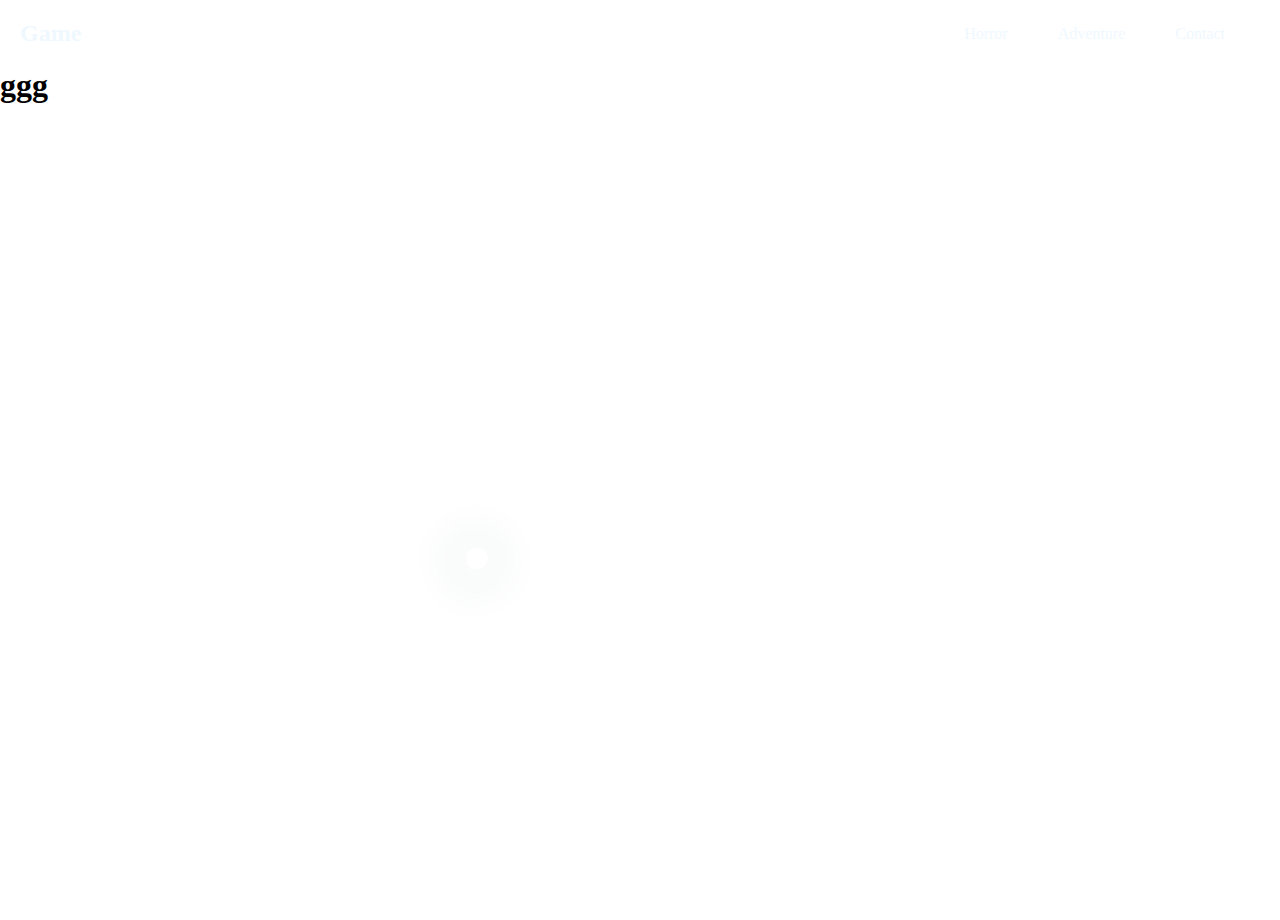
<file: index.html>
<!DOCTYPE html>
<html>

<head>
    <title>Home</title>
    <link rel="stylesheet" href="style.css">
</head>

<body>

    <div id="navbar-placeholder"></div>

    <script>    
        fetch('navbar.html')
            .then(response => response.text())
            .then(data => {
                console.log("12345");
                document.getElementById("navbar-placeholder").innerHTML = data;
                
            })
            .catch(error => console.error('Error fetching navbar:', error));
    </script>
<h1>ggg</h1>
</body>

</html>
</file>
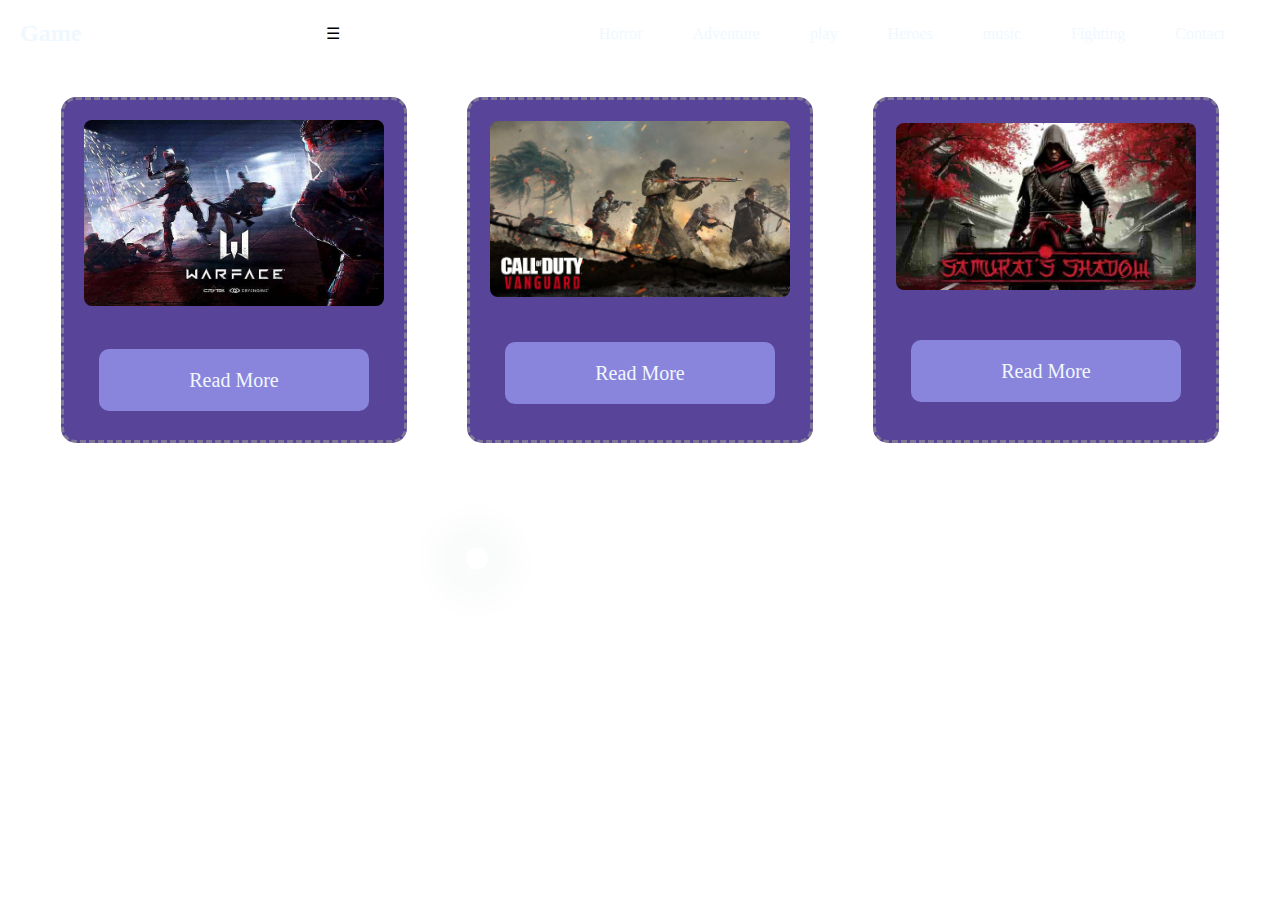
<file: Adventure/fighting.html>
<!DOCTYPE html>
<html>

<head>
    <title>Fighting</title>
    <meta name="viewport" content="width=device-width,initial-scale=1.0">

    <link rel="stylesheet" href="fi.css">
    <link rel="stylesheet" href="../style.css">
</head>

<body>

    <div id="navbar-placeholder"></div>

    <script type="module" src="../load-navbar.js">

    </script>


    <div class="bn">


        <div class="container">

            <div class="voide">
                <img src="game2.jpg" class="imgfi"> 

            </div>

            <div class="inf">

                <a href="https://store.steampowered.com/agecheck/app/291480/" class="a">Read More</a>


            </div>

        </div>



        <div class="container2">


            <div class="voide">
                <img src="game3.jpg" class="imgfi"> 

            </div>

            <div class="inf">

                <a href="https://www.callofduty.com/ar" class="a">Read More</a>

            </div>







        </div>




        <div class="container3">



            <div class="voide">
               <img src="game1.jpg" class="imgfi"> 

            </div>

            <div class="inf">

                <a href="https://store.steampowered.com/app/1342260/SAMURAI_SHODOWN/" class="a">Read More</a>

            </div>

        </div>


    </div>

</body>

</html>
</file>
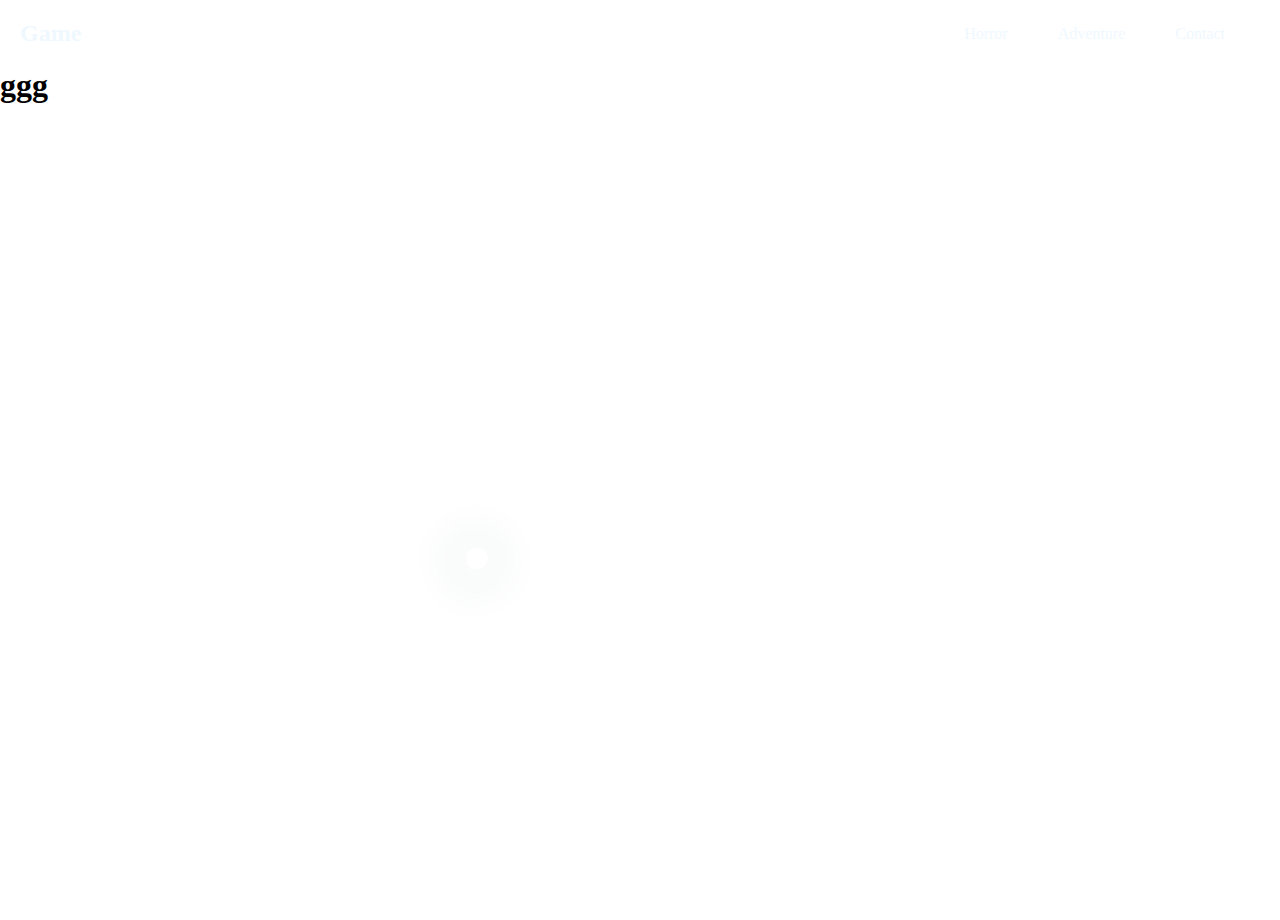
<file: Adventure/gamesadventure.html>
<!DOCTYPE html>
<html>

<head>
    <title>Adventure</title>
    <link rel="stylesheet" href="a1.css">
</head>

<body>

    <div id="navbar-placeholder"></div>

    <script>
        fetch('../navbar.html')
            .then(response => response.text())
            .then(data => {
                document.getElementById("navbar-placeholder").innerHTML = data;
            })
            .catch(error => console.error('Error fetching navbar:', error));
    </script>
<h1>ggg</h1>
</body>

</html>
</file>
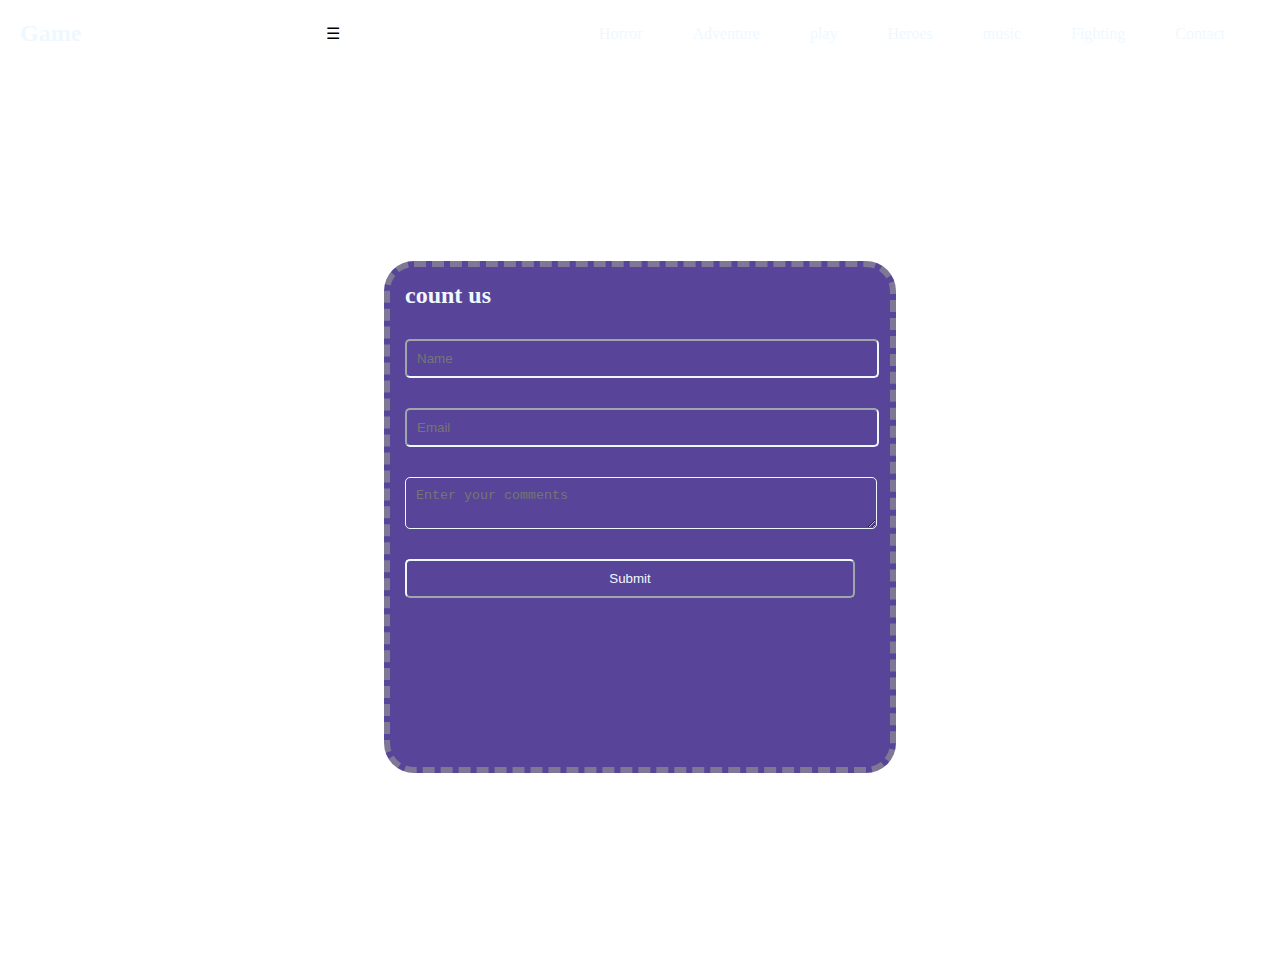
<file: contact/contact1.html>
<!DOCTYPE html>
<html>

<head>
    <title>Contact</title>
    <meta name="viewport" content="width=device-width,initial-scale=1.0">

    <link rel="stylesheet" href="c1.css">
    <link rel="stylesheet" href="../style.css">
</head>

<body>

    <div id="navbar-placeholder"></div>


    <script type="module" src="../load-navbar.js">


    </script>

    <div class="container">

        <div class="contact22">

        
            <div id="right">
                <form class="form">
                    <h2>count us</h2>
                    <input type="text" name="name" placeholder="Name">
                    <input type="email " name="email" placeholder="Email">
                    <textarea name="comment " placeholder="Enter your comments"></textarea>
                    <input type="submit" >
                </form>
            </div>


        </div>
    </div>


</body>

</html>
</file>
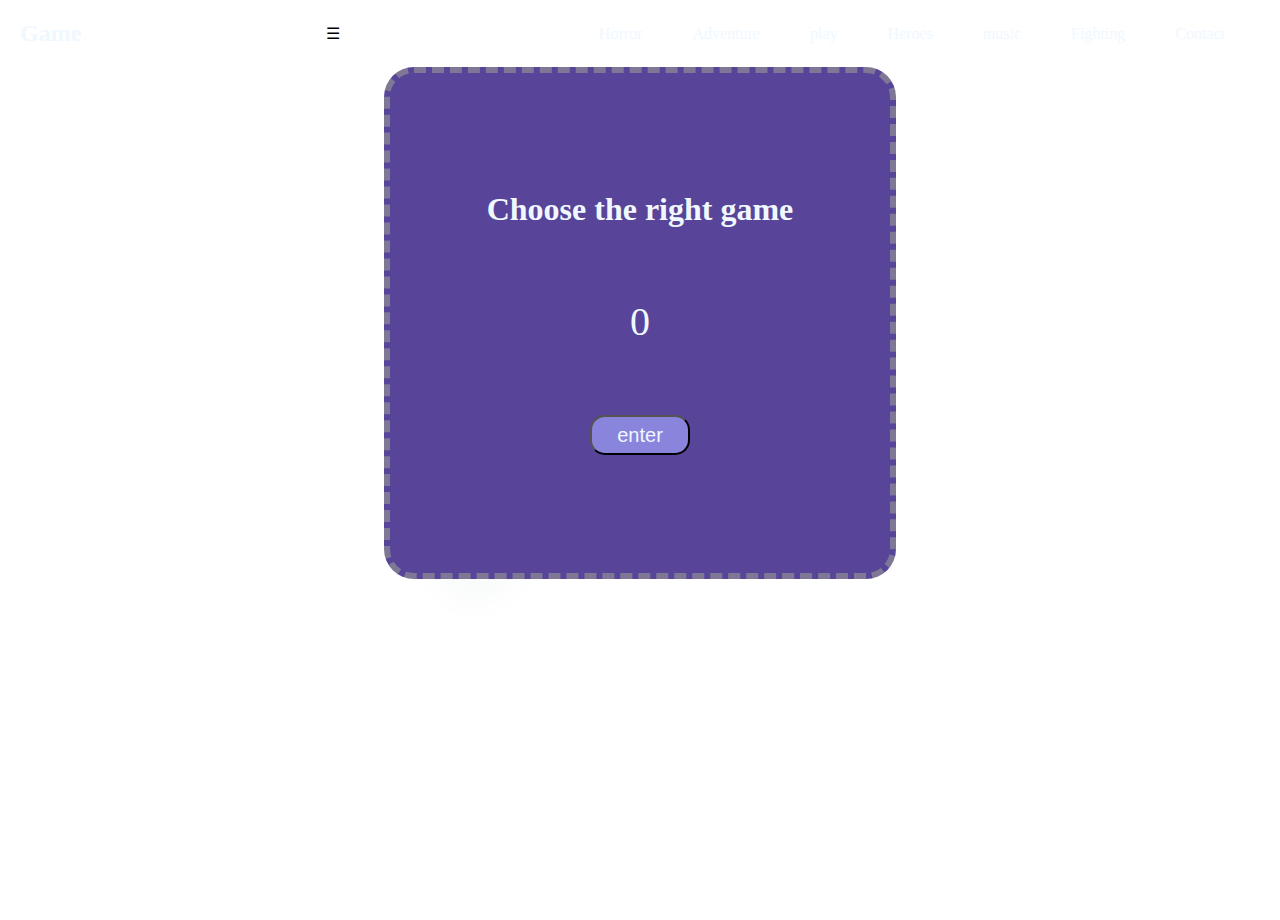
<file: contact/play.html>
<!DOCTYPE html>
<html>

<head>
    <title>play</title>
    <meta name="viewport" content="with=device-width,initial-scale=1.0">

    <link rel="stylesheet" href="c1.css">
    <link rel="stylesheet" href="../style.css">
</head>

<body >

     <div id="navbar-placeholder"></div>

  

  


<div class="play">

    <h1>
        Choose the right game
    </h1>
    <span id="game">0</span>
    <button id="chooes">enter</button>

</div>


<script type="module" src="../load-navbar.js"></script>

  <script >

    
     let  game=document.getElementById("game");
     let  bouut=document.getElementById("chooes");

     let gamelist=[

       "lama",
       "safa",
       "alotaibi"

     ]

    let randomgame = () => {

        let randomgamer=Math.floor(Math.random()*gamelist.length);
        game.textContent = gamelist[randomgamer];

        // console.log(randomgamer[randomgame])
    }

    bouut.addEventListener('click',randomgame)


     

    </script>

</body>

</html>
</file>
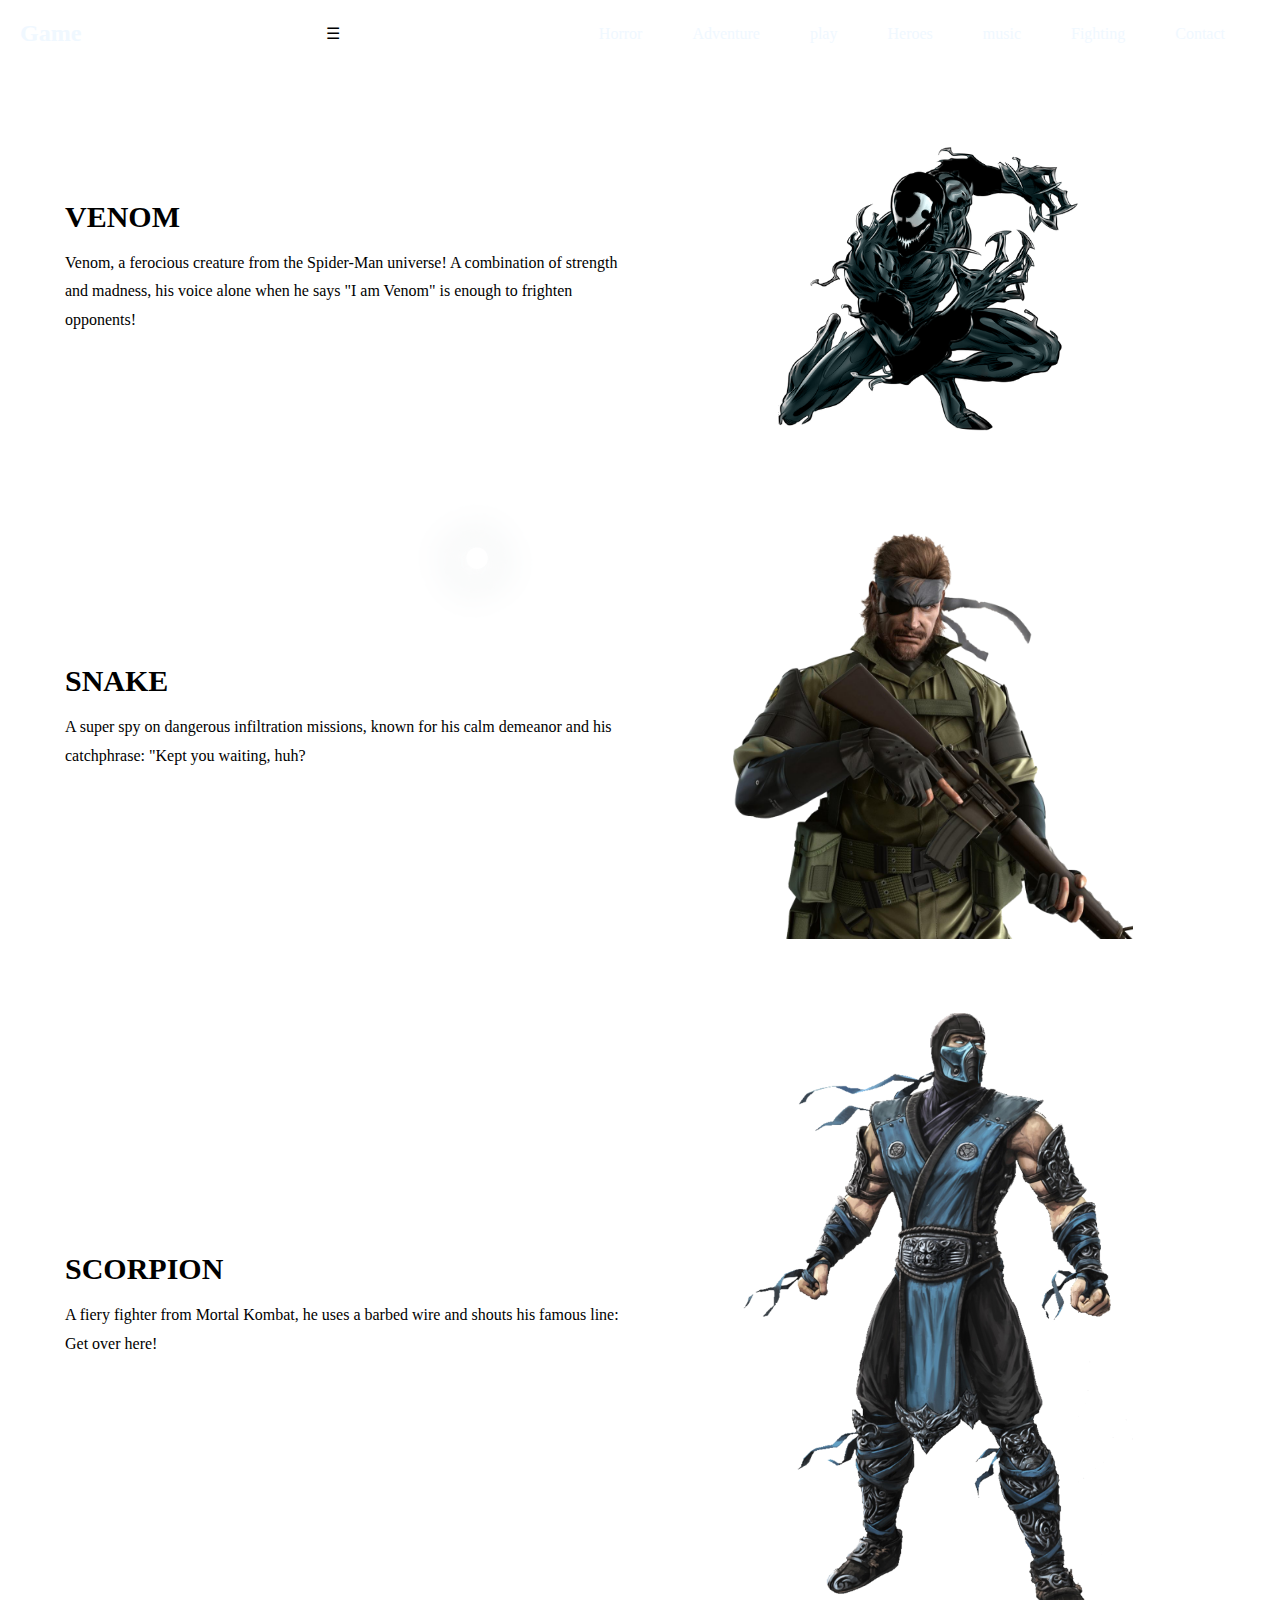
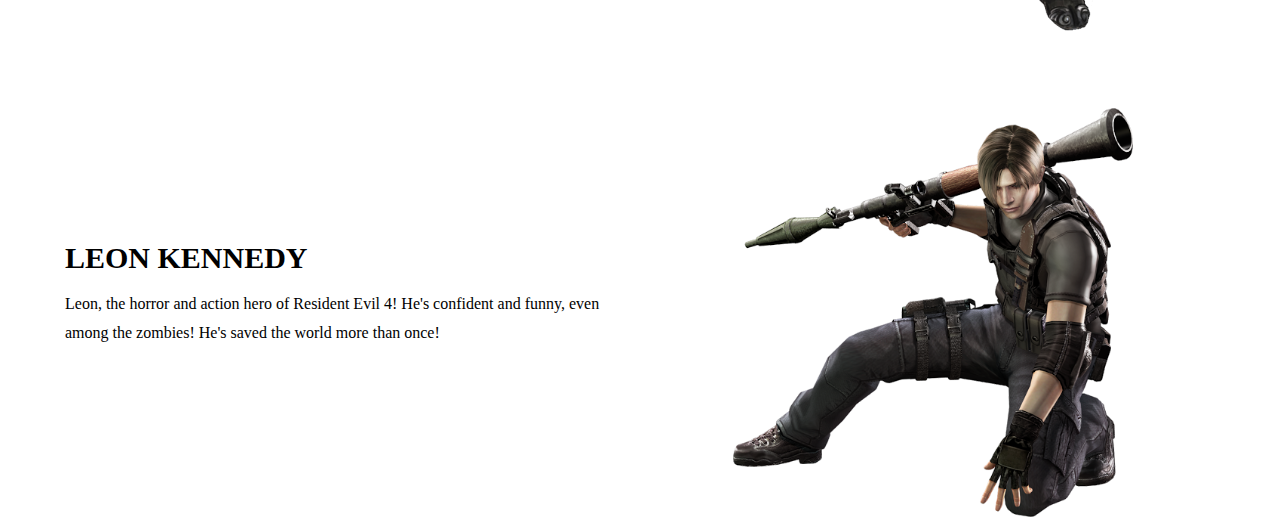
<file: Heroes/heroesgame.html>
<!DOCTYPE html>
<html>

<head>
    <title>Horror</title>
    <meta name="viewport" content="width=device-width,initial-scale=1.0">

    <link rel="stylesheet" href="ch.css">
    <link rel="stylesheet" href="../style.css">
</head>

<body>



    <div id="navbar-placeholder"></div>

    <script type="module" src="../load-navbar.js">


    </script>



    <div class="container">

        <div class="heroesname">

            <h1>
                VENOM
            </h1>

            <p>
                Venom, a ferocious creature from the Spider-Man universe! A combination of strength and madness, his
                voice alone when he says "I am Venom" is enough to frighten opponents!

            </p>
        </div>




        <div class="heroesch">

            <img src="venom.png" class="img">
            <audio class="voies" src="venomvoies.mp3"></audio>


        </div>







    </div>



    <div class="container">

        <div class="heroesname">

            <h1>
                SNAKE
            </h1>

            <p>
                A super spy on dangerous infiltration missions, known for his calm demeanor and his catchphrase: "Kept
                you waiting, huh?
            </p>
        </div>




        <div class="heroesch">

            <img src="snake.png" class="img">
            <audio class="voies" src="snakevoies.mp3"></audio>


        </div>







    </div>



    <div class="container">

        <div class="heroesname">

            <h1>
                SCORPION
            </h1>

            <p>
                A fiery fighter from Mortal Kombat, he uses a barbed wire and shouts his famous line: Get over here!
            </p>
        </div>




        <div class="heroesch">

            <img src="scorpion.png" class="img">
            <audio class="voies" src="scorpionvoies.mp3"></audio>


        </div>







    </div>



    <div class="container">

        <div class="heroesname">

            <h1>
                LEON KENNEDY
            </h1>

            <p>
                Leon, the horror and action hero of Resident Evil 4! He's confident and funny, even among the zombies!
                He's saved the world more than once!

            </p>
        </div>




        <div class="heroesch">

            <img src="leon.png" class="img">
            <audio class="voies" src="leonvoies.mp3"></audio>


        </div>







    </div>


    <script>

        document.querySelectorAll(".img").forEach((img, index) => {
            img.addEventListener("click", () => {
                const audios = document.querySelectorAll(".voies");
                audios[index].play();

            });
        });



    </script>

</body>

</html>
</file>
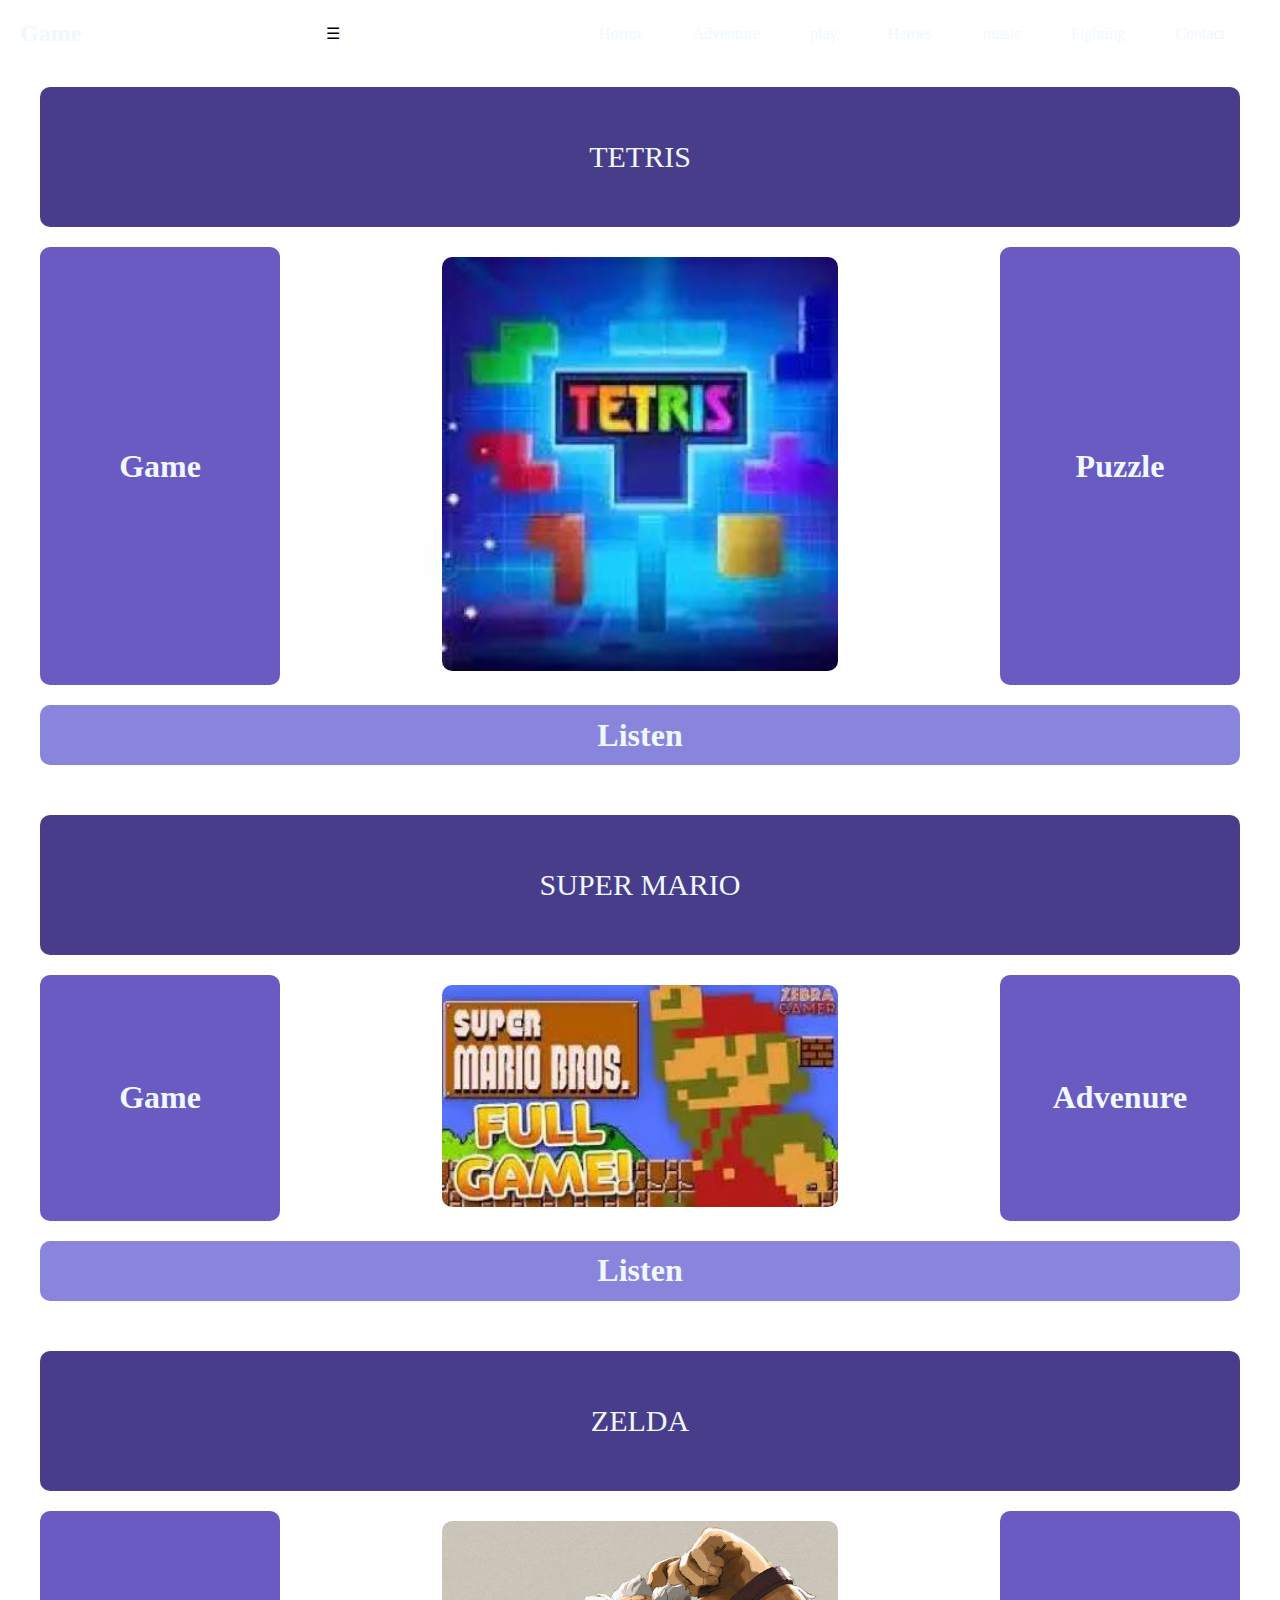
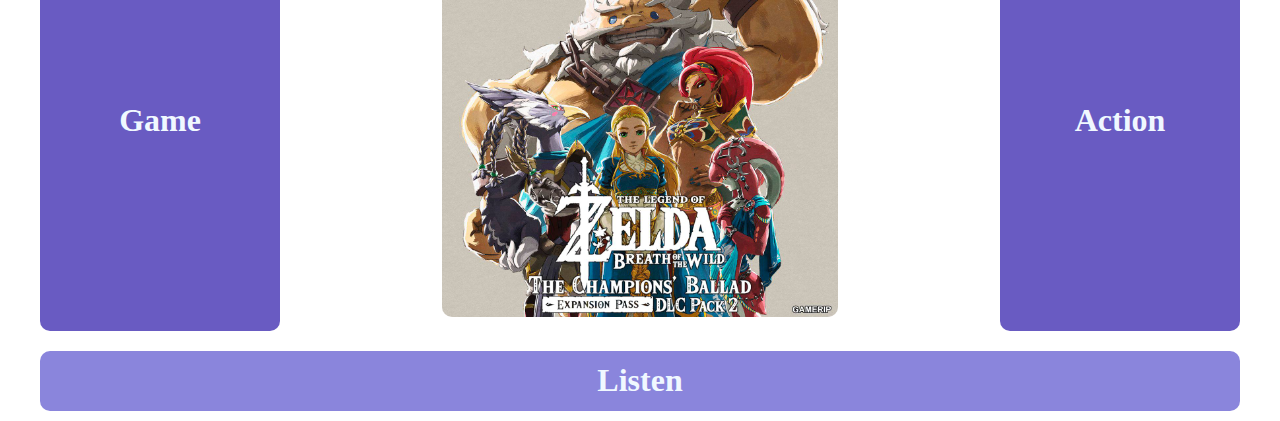
<file: Heroes/music.html>
<!DOCTYPE html>
<html>

<head>
    <title>Horror</title>
    <meta name="viewport" content="width=device-width,initial-scale=1.0">

    <link rel="stylesheet" href="mu.css">
    <link rel="stylesheet" href="../style.css">
</head>

<body>



    <div id="navbar-placeholder"></div>

    <script type="module" src="../load-navbar.js">


    </script>




    <div class="warpp">
        <header class="header">TETRIS</header>
        <article class="main">
            <img src="Tetrisimg.jpg">
        </article>

        <aside class="aside1">

            <h1>Game</h1>

        </aside>

        <aside class="aside2">

            <h1>Puzzle</h1>

        </aside>

        <footer class="footer">

         <h1 class="Listen">  Listen</h1>
         <audio class="voies" src="Tetris.mp3"></audio>
        </footer>

    </div>

    <div class="warpp">
        <header class="header">SUPER MARIO</header>
        <article class="main">
            <img src="supcr.jpg">
        </article>

        <aside class="aside1">

            <h1>Game</h1>

        </aside>

        <aside class="aside2">

            <h1>Advenure</h1>

        </aside>

        <footer class="footer">

         <h1 class="Listen">  Listen</h1>
         <audio class="voies" src="supcrvoies.mp3"></audio>
        </footer>

    </div>


     <div class="warpp">
        <header class="header">ZELDA</header>
        <article class="main">
            <img src="zelda.jpg">
        </article>

        <aside class="aside1">

            <h1>Game</h1>

        </aside>

        <aside class="aside2">

            <h1>Action</h1>

        </aside>

        <footer class="footer">

         <h1 class="Listen">  Listen</h1>
         <audio class="voies" src="zeldavoies.mp3"></audio>
        </footer>

    </div>







    <script>

        let Listen=document.querySelectorAll(".Listen");
      

        Listen.forEach((bth, index) => {
            bth.addEventListener("click", () => {
                let audios = document.querySelectorAll(".voies");
                let audio=  audios[index];

                if(audio.paused){
                    audio.play();
                }
                else{
                    audio.pause();
                }

            });
        });



    </script>





</body>

</html>
</file>
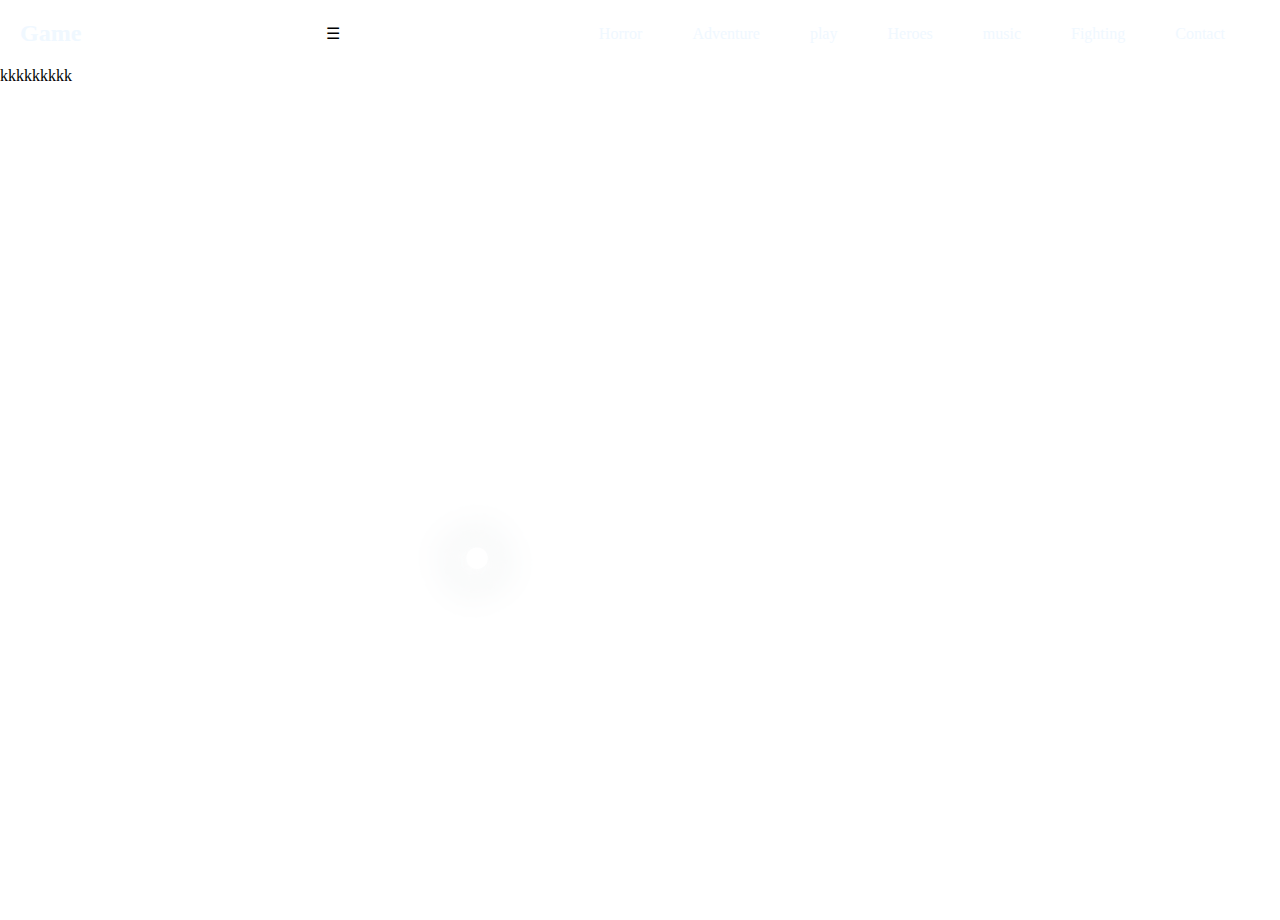
<file: Horror/gameshorror.html>
<!DOCTYPE html>
<html>

<head>
    <title>Horror</title>
    <link rel="stylesheet" href="h1.css">
    <link rel="stylesheet" href="../style.css">
</head>

<body>


    <div id="navbar-placeholder"></div>

    <script type="module" src="../load-navbar.js">    
      

    </script>
<p>kkkkkkkkk</p>
</body>

</html>
</file>
<file: style.css>
*{

    margin: 0;
    padding: 0;


}

body{

background: linear-gradient(#0d0d0d,#584599);

height: 100vh;
font-family: 'Lucida Sans', 'Lucida Sans Regular', 'Lucida Grande', 'Lucida Sans Unicode', Geneva, Verdana, sans-serif;
background-image:url("stars.png") ;
background-repeat: repeat;
background-attachment:fixed;
font-family:  'Lucida Sans';
}

a{

 text-decoration: none;  
 color: aliceblue; 
}

header{

display: flex;
justify-content: space-between;
align-items: center;
margin: 20px;

}

header.heder{

font-size: 20px;

}

ul{

    display: flex;
    justify-content: center;
    list-style: none;
}

li{

    margin-right: 20px;
}
li a{

    padding: 15px;
    border-radius: 15px;
}
li a:hover{

    background: #8a85dc;
    color: #000;

}
</file>
<file: Adventure/fi.css>
video{

width: 100%;
max-width: 400px;
object-fit: cover;

border-radius: 18px;

}

.imgfi{
    width: 100%;
   max-width: 400px;
   border-radius: 8px;
}

.bn{
    display: flex;
  justify-content: center;
  align-items: center;
  flex-direction: row;
}



.container,.container2,.container3{


    
    display: flex;
    flex-wrap: wrap;
    align-items: center;
    justify-content: space-around;
    gap: 20px;
    line-height: 1.6;
    width: 300px;
    height: 300px;
    
   
   
    
    
}




.container, .container2,.container3 {
  /* border: 3px ; */
  border-radius: 15px;
  border-style: dashed;
  background-color:#584599 ;
  border-color: #7e7795 ;
  min-height: 200px;
 
  padding: 20px;
  margin: 30px;
  
}

.a{
    /* width: 60px;
    height: 50px; */
    background-color: #8a85dc;
    font-size: 20px;
    padding: 15px;
    border-radius: 10px;
     display: flex;
    justify-content: center;
    align-items: center;

}




@media{
.inf{

    margin: 15px;
    flex: 1 1 300px;
    box-sizing: border-box;
   
}



}

@media(max-width: 600px){
    .bn{
        flex-direction: column;
    }
}







/* ----------------------- */
</file>
<file: Adventure/a1.css>
video{

width: 100%;
max-width: 400px;
object-fit: cover;
vertical-align: middle;
border-radius: 18px;

}



.container{


    
    display: flex;
    flex-wrap: wrap;
    align-items: center;
    justify-content: space-around;
    gap: 20px;
    margin-bottom: 60px;
   
   
    
    
}


@media{
.inf{

    margin: 15px;
    flex: 1 1 300px;
    box-sizing: border-box;
   
}
}


.container2{
     display: flex;
    flex-wrap: wrap;
    align-items: center;
    justify-content: space-around;
    gap: 20px;
    margin-bottom: 60px;
    


}

.container3{

    
    display: flex;
    flex-wrap: wrap;
    align-items: center;
    justify-content: space-around;
    gap: 20px;
    margin-bottom: 60px;
    
}


.container, .container2,.container3 {
  border: 3px ;
  border-radius: 15px;
  border-style: dashed;
  background-color:#584599 ;
  border-color: #7e7795 ;
  min-height: 200px;
 
  padding: 20px;
  margin: 30px;
}

p{

    padding: 16px;
}
</file>
<file: contact/c1.css>
.container {

    display: flex;
    justify-content: center;
    align-items: center;
    margin: 20px;
    height: 100vh;

}


.contact22 {

    width: 500px;
    height: 500px;
    background: #584599;
    border-radius: 30px;
    border-style: dashed;
    border-width: 6px;
    border-color: #7e7795;





}

.contact22:hover {

    transform: scale(1.05);
}

.form {

    display: flex;
    flex-direction: column;
    justify-content: flex-start;
    align-items: flex-start;
    gap: 30px;
    padding: 15px;


}

input,
textarea {

    padding: 10px;
    width: 450px;
    background-color: transparent;
    color: aliceblue;
    border-radius: 5px;
    border-color: aliceblue;
}

h2 {
    color: aliceblue;



}


/* ------------------ */


/* .div{
  display: flex;
  justify-content: center; 
  align-items: center; 
  background-color: #584599;
  width: 500px;
  height: 500px;  
} */



.play {
    display: flex;
    flex-direction: column;
    justify-content: center;
    align-items: center;
    gap: 70px;
    width: 500px;
    height: 500px;
    color: aliceblue;
    margin: auto;
    

    background: #584599;
    border-radius: 30px;
    border-style: dashed;
    border-width: 6px;
    border-color: #7e7795;
}

span {

    font-size: 40px;
}

#chooes {

    width: 100px;
    height: 40px;
    font-size: 20px;
    border-radius: 15px;
    background-color: #8a85dc;
    color: aliceblue;
}

@media(max-width: 600px){

.contact22{

width: 380px;
margin: 40px;


}

input,
textarea {

    width: 300px;
}

}

@media(max-width: 600px){

    .play{

     width: 340px;
    
     text-align: center;
     

    }


}
</file>
<file: Heroes/ch.css>
.container{


display: flex;
justify-content: space-around;
align-items: center;


padding: 5px;
gap: 20px;
margin: 60px;

flex-wrap: wrap;


}

.heroesname {
    flex: 1;
    margin-bottom: 40px;
    
}

.heroesch{

    flex: 1;
    text-align: center;
    
    
}

.heroesname h1 {
 font-size: 30px;
 margin-bottom: 15px;
 

}

.heroesname p{
line-height: 1.8;

}

img{
width: 100%;
max-width: 400px;
cursor: grab;
transition: transform(0.3s);

}

img:hover{

    transition: scale(1.05);
}



@media(max-width:600px){

.container{

    flex-direction: column;


}

.heroesname{
    text-align: center;
}

}



/* ------------------- */
</file>
<file: Heroes/mu.css>
.header ,.aside1,.aside2,.footer{

    display: flex;
    justify-content: center;
    align-items: center;
    text-align: center;
}





.warpp{

    display: flex;
    flex-flow: row wrap;
    text-align: center;
    color: aliceblue;
    margin: 30px;

}

.warpp>*{
    padding: 10px;
    margin: 10px;
    flex: 1 100%;
    border-radius: 10px;
    

}

.header{

    background: darkslateblue;
    height: 120px;
    text-align: center;
    font-size: 30px;
}

.footer{
    background: #8a85dc;
    height: 40px;
}

.main img{

  border-radius: 10px;
  width: 60%;  
}

.aside1{

    background: rgb(105, 91, 194);
    
}

.aside2{

    background: rgb(105, 91, 194);
}
 
 
 
 
 
 
 
 @media all and (min-width:800px){
 .main{

    flex: 3;
    order: 2;
}

.aside1{
    order: 1;
}

.aside2{
    order: 3;
}



.footer{
    order: 4;
}

}


@media all and (min-width:600px){

  .aside1,.aside2{
    flex: 1;
  }
}
</file>
<file: Horror/h1.css>

</file>
